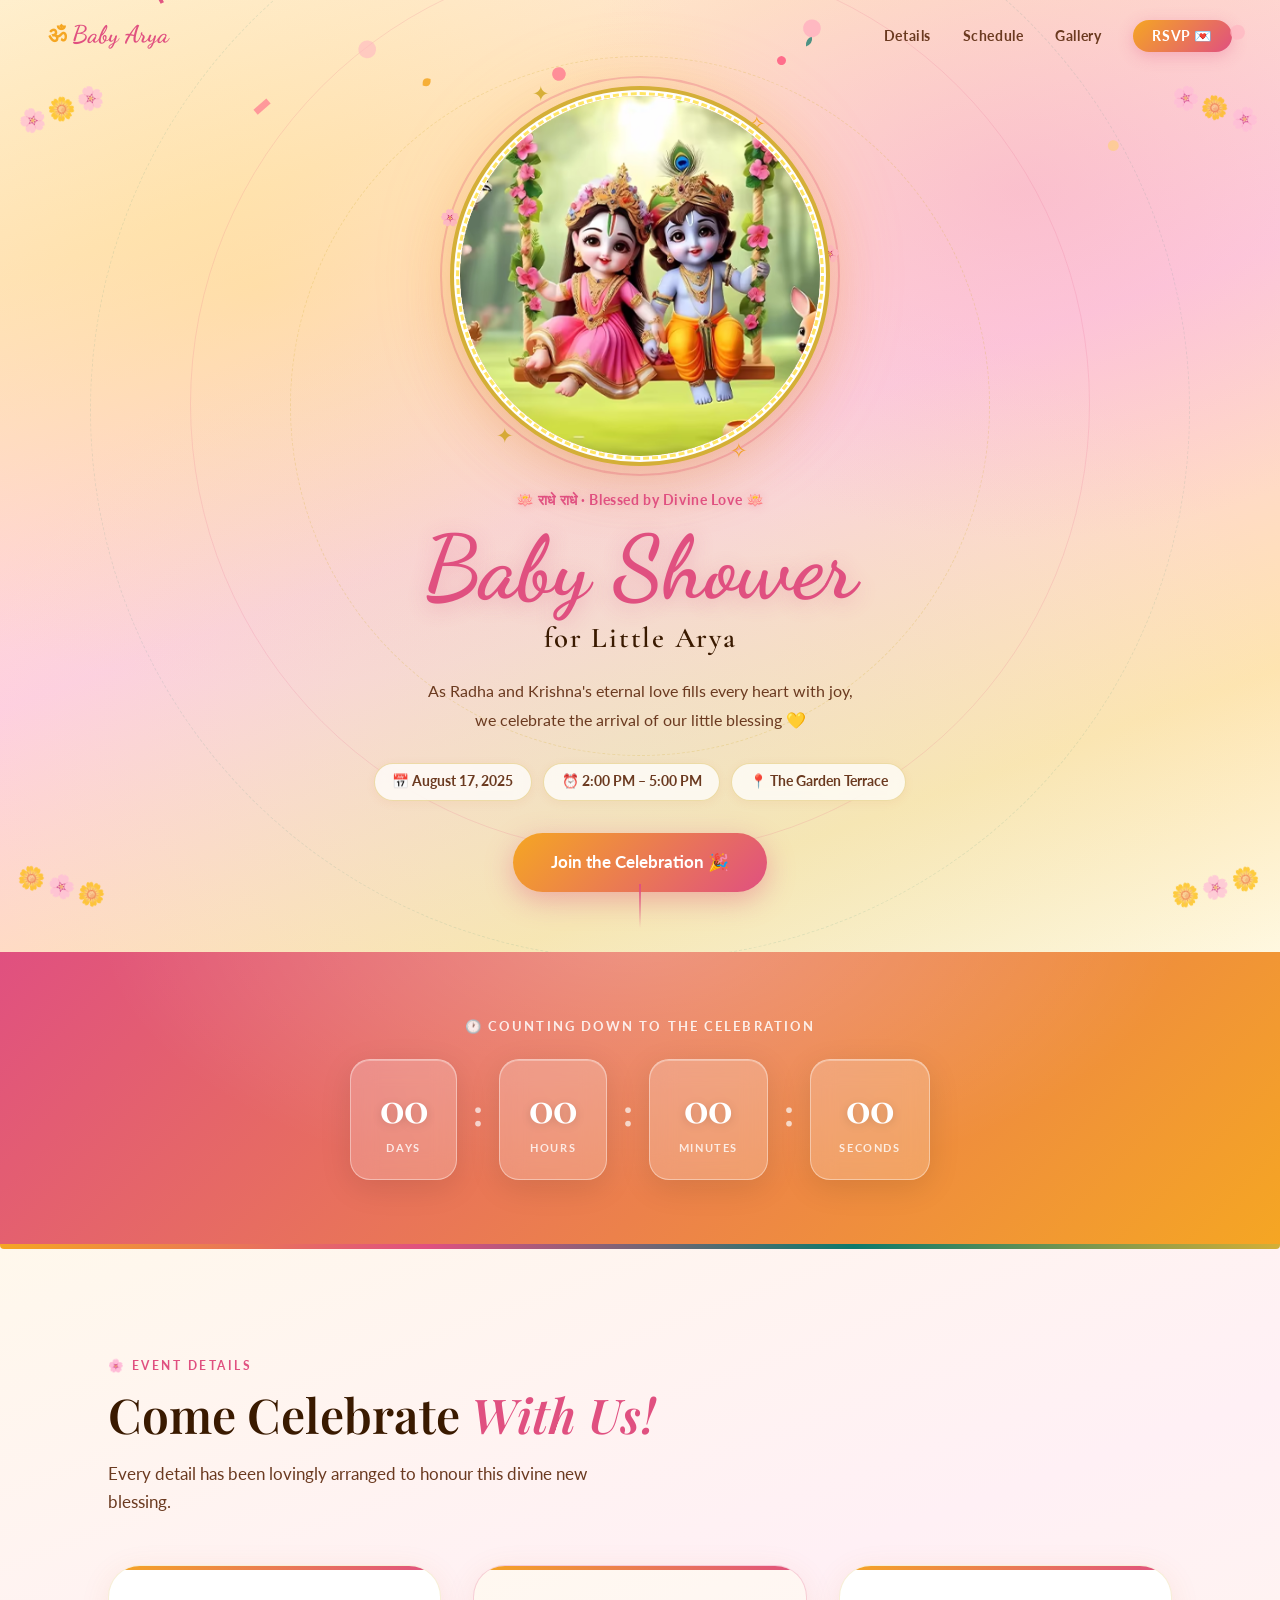
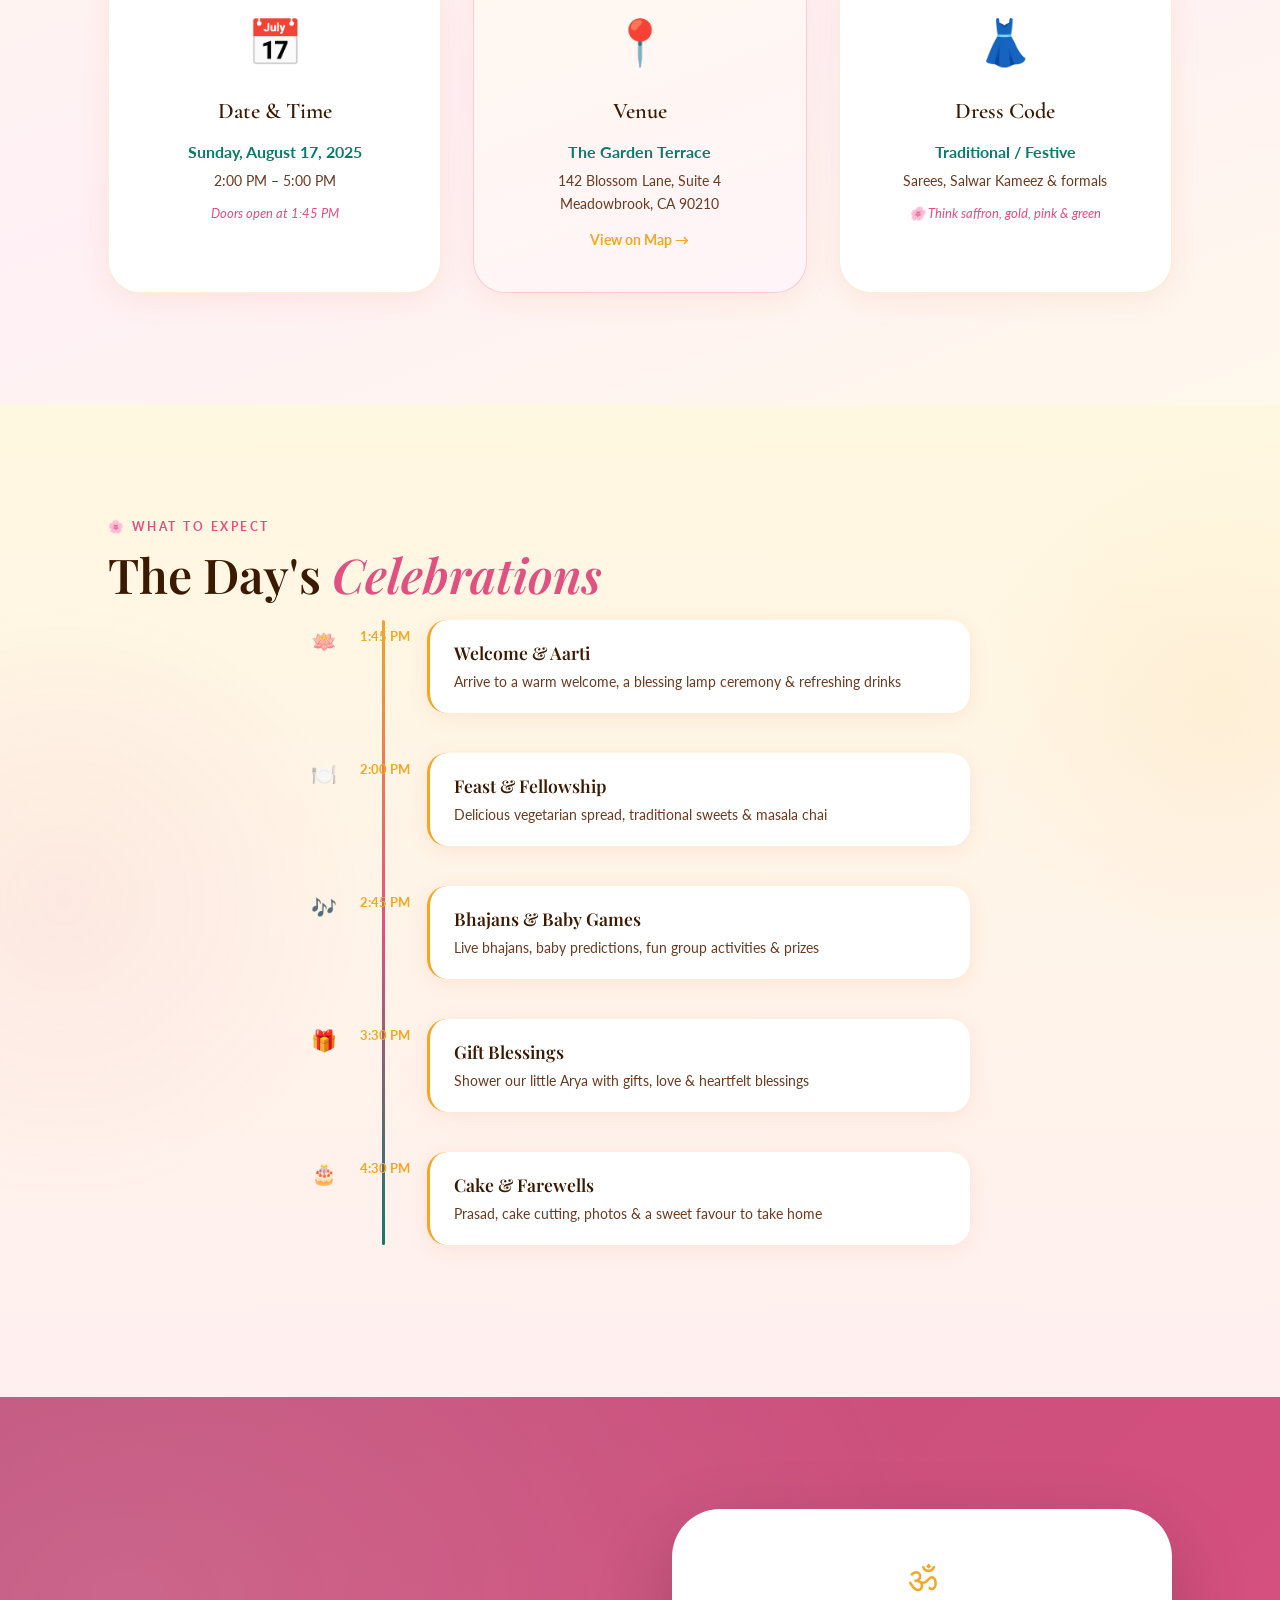
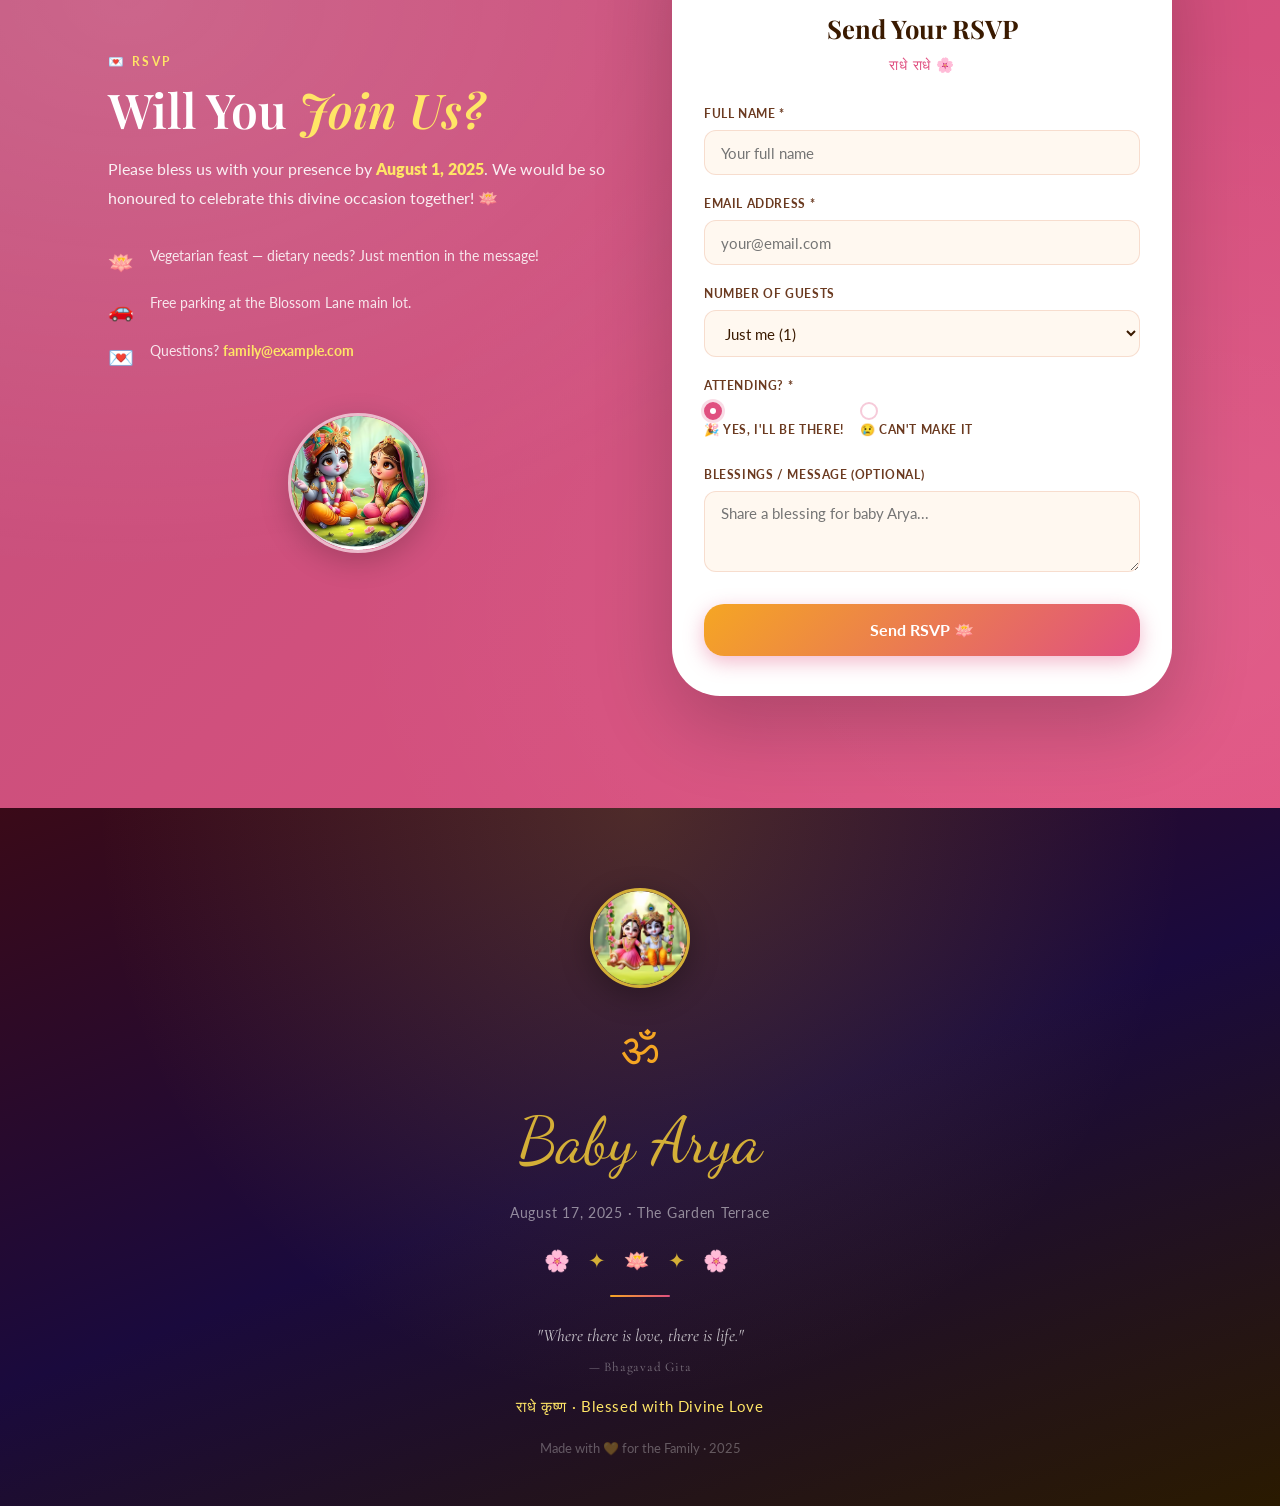
<file: index.html>
<!DOCTYPE html>
<html lang="en">
<head>
  <meta charset="UTF-8"/>
  <meta name="viewport" content="width=device-width, initial-scale=1.0"/>
  <title>Baby Shower — Blessed by Radha Krishna 🪷</title>
  <link rel="preconnect" href="https://fonts.googleapis.com"/>
  <link rel="preconnect" href="https://fonts.gstatic.com" crossorigin/>
  <link href="https://fonts.googleapis.com/css2?family=Cormorant+Garamond:ital,wght@0,400;0,600;0,700;1,400;1,600&family=Playfair+Display:ital,wght@0,600;1,400&family=Dancing+Script:wght@600;700&family=Lato:wght@300;400;700&display=swap" rel="stylesheet"/>
  <link rel="stylesheet" href="css/style.css"/>
</head>
<body>

  <canvas id="confetti-canvas"></canvas>

  <!-- Floating petals -->
  <div class="petals-wrap" aria-hidden="true">
    <span class="petal p1">🌸</span><span class="petal p2">🌼</span>
    <span class="petal p3">🪷</span><span class="petal p4">🌸</span>
    <span class="petal p5">🌼</span><span class="petal p6">🪷</span>
    <span class="petal p7">🌸</span><span class="petal p8">🌼</span>
  </div>

  <!-- ══ NAV ══ -->
  <nav class="nav" id="nav">
    <div class="nav-logo"><span class="nav-om">ॐ</span> Baby Arya</div>
    <ul class="nav-links">
      <li><a href="#details">Details</a></li>
      <li><a href="#schedule">Schedule</a></li>
      <li><a href="#gallery">Gallery</a></li>
      <li><a href="#rsvp" class="nav-cta">RSVP 💌</a></li>
    </ul>
    <button class="nav-burger" id="burger" aria-label="Menu">☰</button>
  </nav>

  <div class="mobile-menu" id="mobileMenu">
    <button class="mobile-close" id="mobileClose">✕</button>
    <ul>
      <li><a href="#details"  class="mob-link">Details</a></li>
      <li><a href="#schedule" class="mob-link">Schedule</a></li>
      <li><a href="#gallery"  class="mob-link">Gallery</a></li>
      <li><a href="#rsvp"     class="mob-link">RSVP 💌</a></li>
    </ul>
  </div>

  <!-- ══ HERO ══ -->
  <section class="hero" id="hero">

    <!-- Background decorative arches / mandala petals -->
    <div class="hero-bg-arch" aria-hidden="true">
      <div class="arch-ring ar1"></div>
      <div class="arch-ring ar2"></div>
      <div class="arch-ring ar3"></div>
    </div>

    <!-- Flower garland corners -->
    <div class="corner-flower cf-tl" aria-hidden="true">🌸🌼🌸</div>
    <div class="corner-flower cf-tr" aria-hidden="true">🌸🌼🌸</div>
    <div class="corner-flower cf-bl" aria-hidden="true">🌼🌸🌼</div>
    <div class="corner-flower cf-br" aria-hidden="true">🌼🌸🌼</div>

    <!-- MAIN: Hero circular image (swing pic) — centre -->
    <div class="hero-center">

      <!-- Glowing halo ring behind image -->
      <div class="hero-halo" aria-hidden="true">
        <div class="halo-ring h1"></div>
        <div class="halo-ring h2"></div>
        <div class="halo-glow"></div>
      </div>

      <!-- The main circular image -->
      <div class="hero-img-wrap float-anim">
        <img src="assets/rk_main.png" alt="Radha Krishna on swing" class="hero-img"/>
        <!-- Gold ring border -->
        <div class="hero-img-ring"></div>
      </div>

      <!-- Decorative sparkles around the image -->
      <span class="sparkle sp1">✦</span>
      <span class="sparkle sp2">✧</span>
      <span class="sparkle sp3">✦</span>
      <span class="sparkle sp4">✧</span>
      <span class="sparkle sp5">🌸</span>
      <span class="sparkle sp6">🌸</span>
    </div>

    <!-- Hero text below the image -->
    <div class="hero-text">
      <p class="hero-eyebrow">🪷 राधे राधे · Blessed by Divine Love 🪷</p>
      <h1 class="hero-title">
        <span class="title-script">Baby Shower</span>
        <span class="title-sub">for Little Arya</span>
      </h1>
      <p class="hero-desc">
        As Radha and Krishna's eternal love fills every heart with joy,<br class="d-none-sm"/>
        we celebrate the arrival of our little blessing 💛
      </p>
      <div class="hero-pills">
        <div class="pill">📅 August 17, 2025</div>
        <div class="pill">⏰ 2:00 PM – 5:00 PM</div>
        <div class="pill">📍 The Garden Terrace</div>
      </div>
      <a href="#rsvp" class="hero-btn">Join the Celebration 🎉</a>
    </div>

    <div class="scroll-hint" aria-hidden="true"><span></span></div>
  </section>

  <!-- ══ COUNTDOWN ══ -->
  <section class="countdown-section">
    <div class="cd-wrap">
      <p class="cd-eyebrow">🕐 Counting Down To The Celebration</p>
      <div class="countdown-grid" id="countdown">
        <div class="count-card">
          <span class="count-num" id="days">00</span>
          <span class="count-label">Days</span>
        </div>
        <div class="count-sep">:</div>
        <div class="count-card">
          <span class="count-num" id="hours">00</span>
          <span class="count-label">Hours</span>
        </div>
        <div class="count-sep">:</div>
        <div class="count-card">
          <span class="count-num" id="minutes">00</span>
          <span class="count-label">Minutes</span>
        </div>
        <div class="count-sep">:</div>
        <div class="count-card">
          <span class="count-num" id="seconds">00</span>
          <span class="count-label">Seconds</span>
        </div>
      </div>
    </div>
  </section>

  <!-- ══ DETAILS ══ -->
  <section class="details-section" id="details">
    <div class="container">
      <p class="section-eyebrow">🌸 Event Details</p>
      <h2 class="section-title">Come Celebrate <em>With Us!</em></h2>
      <p class="section-sub">Every detail has been lovingly arranged to honour this divine new blessing.</p>
      <div class="details-grid">

        <div class="detail-card" data-aos>
          <div class="detail-emoji">📅</div>
          <h3>Date & Time</h3>
          <p class="detail-main">Sunday, August 17, 2025</p>
          <p class="detail-info">2:00 PM – 5:00 PM</p>
          <p class="detail-note">Doors open at 1:45 PM</p>
        </div>

        <div class="detail-card featured-card" data-aos>
          <div class="detail-emoji">📍</div>
          <h3>Venue</h3>
          <p class="detail-main">The Garden Terrace</p>
          <p class="detail-info">142 Blossom Lane, Suite 4</p>
          <p class="detail-info">Meadowbrook, CA 90210</p>
          <a href="https://maps.google.com" target="_blank" class="detail-link">View on Map →</a>
        </div>

        <div class="detail-card" data-aos>
          <div class="detail-emoji">👗</div>
          <h3>Dress Code</h3>
          <p class="detail-main">Traditional / Festive</p>
          <p class="detail-info">Sarees, Salwar Kameez & formals</p>
          <p class="detail-note">🌸 Think saffron, gold, pink & green</p>
        </div>

      </div>
    </div>
  </section>

  <!-- ══ GALLERY: 3 more RK images ══ -->
  <!-- <section class="gallery-section" id="gallery">
    <div class="container">
      <p class="section-eyebrow">✨ Blessed Moments</p>
      <h2 class="section-title">Our <em>Radha Krishna</em> Blessings</h2>
      <div class="gallery-grid">

        <div class="gallery-card" data-aos>
          <div class="gal-img-wrap">
            <img src="assets/rk_forest.png" alt="Baby Radha Krishna in forest" class="gal-img"/>
            <div class="gal-ring"></div>
          </div>
          <div class="gal-label">🌿 Divine Childhood</div>
        </div>

        <div class="gallery-card gallery-card-large" data-aos>
          <div class="gal-img-wrap large">
            <img src="assets/rk_holi.png" alt="Holi celebration" class="gal-img"/>
            <div class="gal-ring"></div>
          </div>
          <div class="gal-label">🌈 Love & Colours</div>
        </div>

        <div class="gallery-card" data-aos>
          <div class="gal-img-wrap">
            <img src="assets/rk_mother.png" alt="Mother with baby Krishna" class="gal-img"/>
            <div class="gal-ring"></div>
          </div>
          <div class="gal-label">💛 Mother's Love</div>
        </div>

      </div>
      <p class="gallery-blessing">
        <span class="devanagari" style="font-size:1.4rem;color:#C0507A">राधे कृष्ण</span>
        &nbsp;· May their divine love bless our little one always 🪷
      </p>
    </div>
  </section> -->

  <!-- ══ SCHEDULE ══ -->
  <section class="schedule-section" id="schedule">
    <div class="sched-bg" aria-hidden="true"></div>
    <div class="container">
      <p class="section-eyebrow">🌸 What To Expect</p>
      <h2 class="section-title">The Day's <em>Celebrations</em></h2>
      <div class="timeline">
        <div class="tl-item" data-aos>
          <div class="tl-icon">🪷</div>
          <div class="tl-time">1:45 PM</div>
          <div class="tl-card">
            <h4>Welcome & Aarti</h4>
            <p>Arrive to a warm welcome, a blessing lamp ceremony & refreshing drinks</p>
          </div>
        </div>
        <div class="tl-item" data-aos>
          <div class="tl-icon">🍽️</div>
          <div class="tl-time">2:00 PM</div>
          <div class="tl-card">
            <h4>Feast & Fellowship</h4>
            <p>Delicious vegetarian spread, traditional sweets & masala chai</p>
          </div>
        </div>
        <div class="tl-item" data-aos>
          <div class="tl-icon">🎶</div>
          <div class="tl-time">2:45 PM</div>
          <div class="tl-card">
            <h4>Bhajans & Baby Games</h4>
            <p>Live bhajans, baby predictions, fun group activities & prizes</p>
          </div>
        </div>
        <div class="tl-item" data-aos>
          <div class="tl-icon">🎁</div>
          <div class="tl-time">3:30 PM</div>
          <div class="tl-card">
            <h4>Gift Blessings</h4>
            <p>Shower our little Arya with gifts, love & heartfelt blessings</p>
          </div>
        </div>
        <div class="tl-item" data-aos>
          <div class="tl-icon">🎂</div>
          <div class="tl-time">4:30 PM</div>
          <div class="tl-card">
            <h4>Cake & Farewells</h4>
            <p>Prasad, cake cutting, photos & a sweet favour to take home</p>
          </div>
        </div>
      </div>
    </div>
  </section>

  <!-- ══ RSVP ══ -->
  <section class="rsvp-section" id="rsvp">
    <div class="rsvp-bg-deco" aria-hidden="true"></div>
    <div class="container rsvp-inner">

      <div class="rsvp-left" data-aos>
        <p class="section-eyebrow light">💌 RSVP</p>
        <h2 class="section-title light">Will You <em>Join Us?</em></h2>
        <p class="rsvp-desc">Please bless us with your presence by <strong>August 1, 2025</strong>. We would be so honoured to celebrate this divine occasion together! 🪷</p>
        <div class="rsvp-info-list">
          <div class="rsvp-info-row"><span>🪷</span><p>Vegetarian feast — dietary needs? Just mention in the message!</p></div>
          <div class="rsvp-info-row"><span>🚗</span><p>Free parking at the Blossom Lane main lot.</p></div>
          <div class="rsvp-info-row"><span>💌</span><p>Questions? <a href="mailto:family@example.com">family@example.com</a></p></div>
        </div>
        <!-- Small RK image in RSVP -->
        <div class="rsvp-mini-img">
          <img src="assets/rk_forest.png" alt="Radha Krishna" class="rsvp-mini"/>
        </div>
      </div>

      <div class="rsvp-right" data-aos>
        <div class="rsvp-card">
          <div class="rsvp-card-top">
            <span class="rsvp-om">ॐ</span>
            <h3>Send Your RSVP</h3>
            <p class="rsvp-card-sub">राधे राधे 🌸</p>
          </div>
          <div id="rsvp-form-wrap">
            <div class="form-group">
              <label for="rsvp-name">Full Name *</label>
              <input type="text" id="rsvp-name" placeholder="Your full name" required/>
            </div>
            <div class="form-group">
              <label for="rsvp-email">Email Address *</label>
              <input type="email" id="rsvp-email" placeholder="your@email.com" required/>
            </div>
            <div class="form-group">
              <label for="rsvp-guests">Number of Guests</label>
              <select id="rsvp-guests">
                <option value="1">Just me (1)</option>
                <option value="2">2 guests</option>
                <option value="3">3 guests</option>
                <option value="4">4 guests</option>
              </select>
            </div>
            <div class="form-group radio-group">
              <label>Attending? *</label>
              <div class="radio-row">
                <label class="radio-opt">
                  <input type="radio" name="attending" value="yes" checked/>
                  <span class="radio-custom"></span>
                  <span>🎉 Yes, I'll be there!</span>
                </label>
                <label class="radio-opt">
                  <input type="radio" name="attending" value="no"/>
                  <span class="radio-custom"></span>
                  <span>😢 Can't make it</span>
                </label>
              </div>
            </div>
            <div class="form-group">
              <label for="rsvp-msg">Blessings / Message (optional)</label>
              <textarea id="rsvp-msg" rows="3" placeholder="Share a blessing for baby Arya..."></textarea>
            </div>
            <button class="rsvp-submit" id="rsvp-btn">
              <span id="rsvp-btn-text">Send RSVP 🪷</span>
            </button>
          </div>
          <div class="rsvp-success" id="rsvp-success" style="display:none">
            <div class="success-icon">🎊</div>
            <h3>Jai Shri Krishna!</h3>
            <p>Thank you for your blessings! We are so excited to celebrate with you on August 17th! 🪷</p>
          </div>
        </div>
      </div>
    </div>
  </section>

  <!-- ══ FOOTER ══ -->
  <footer class="footer">
    <div class="footer-inner">
      <div class="footer-imgs" aria-hidden="true">
        <img src="assets/rk_main.png" alt="" class="ft-img"/>
      </div>
      <div class="footer-om">ॐ</div>
      <div class="footer-title">Baby Arya</div>
      <p class="footer-date">August 17, 2025 · The Garden Terrace</p>
      <div class="footer-lotuses">🌸 ✦ 🪷 ✦ 🌸</div>
      <div class="footer-divider"></div>
      <p class="footer-quote">
        "Where there is love, there is life."
        <span>— Bhagavad Gita</span>
      </p>
      <p class="footer-devanagari">राधे कृष्ण · Blessed with Divine Love</p>
      <p class="footer-copy">Made with 💛 for the Family · 2025</p>
    </div>
  </footer>

  <script src="js/main.js"></script>
</body>
</html>
</file>
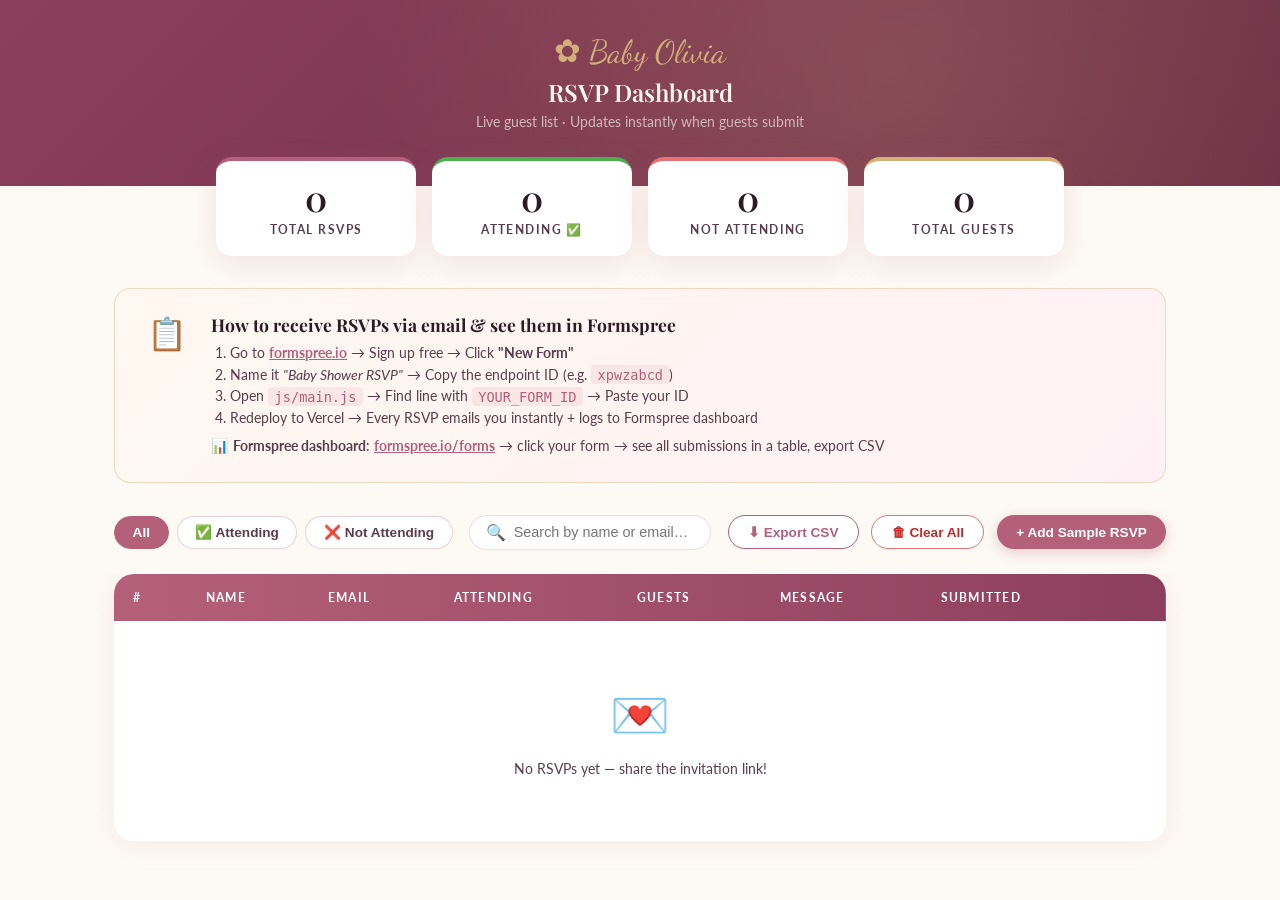
<file: admin.html>
<!DOCTYPE html>
<html lang="en">
<head>
  <meta charset="UTF-8" />
  <meta name="viewport" content="width=device-width, initial-scale=1.0" />
  <title>RSVP Dashboard — Baby Olivia</title>
  <link rel="preconnect" href="https://fonts.googleapis.com" />
  <link href="https://fonts.googleapis.com/css2?family=Playfair+Display:wght@400;600&family=Lato:wght@300;400;700&family=Dancing+Script:wght@600&display=swap" rel="stylesheet" />
  <style>
    :root {
      --rose:#B5607A; --rose-dark:#8C3F5B; --blush:#F9E4EE;
      --lav:#C8B4D4; --gold:#D4AF7A; --ivory:#FDFAF5;
      --ink:#2D1B26; --ink-soft:#5A3D4A; --white:#fff;
      --ff-d:'Playfair Display',serif; --ff-s:'Dancing Script',cursive; --ff-b:'Lato',sans-serif;
    }
    *,*::before,*::after{box-sizing:border-box;margin:0;padding:0}
    body{font-family:var(--ff-b);background:var(--ivory);color:var(--ink);min-height:100vh}

    /* ── HEADER ── */
    .dash-header{
      background:linear-gradient(135deg,var(--rose-dark),#6B2D45);
      padding:2rem 2rem 3.5rem;
      text-align:center;
      position:relative;
      overflow:hidden;
    }
    .dash-header::before{
      content:'';position:absolute;inset:0;
      background:radial-gradient(circle at 70% 40%,rgba(212,175,122,.2),transparent 60%);
    }
    .dash-logo{font-family:var(--ff-s);font-size:2rem;color:var(--gold);margin-bottom:.3rem}
    .dash-title{font-family:var(--ff-d);font-size:1.5rem;color:white;font-weight:600}
    .dash-sub{color:rgba(255,255,255,.65);font-size:.9rem;margin-top:.3rem}

    /* ── STATS STRIP ── */
    .stats-strip{
      display:flex;flex-wrap:wrap;gap:1rem;justify-content:center;
      padding:0 1.5rem;
      margin-top:-1.8rem;
      position:relative;z-index:2;
      margin-bottom:2rem;
    }
    .stat-card{
      background:white;border-radius:16px;padding:1.2rem 2rem;text-align:center;
      box-shadow:0 8px 30px rgba(181,96,122,.15);
      border-top:4px solid var(--rose);
      min-width:140px;flex:1;max-width:200px;
    }
    .stat-card.green{border-color:#4caf50}
    .stat-card.red{border-color:#e57373}
    .stat-card.gold{border-color:var(--gold)}
    .stat-num{font-family:var(--ff-d);font-size:2.2rem;font-weight:600;color:var(--ink);line-height:1}
    .stat-label{font-size:.75rem;text-transform:uppercase;letter-spacing:.12em;color:var(--ink-soft);margin-top:.4rem;font-weight:700}

    /* ── CONTROLS ── */
    .controls{
      max-width:1100px;margin:0 auto;
      padding:0 1.5rem 1.5rem;
      display:flex;flex-wrap:wrap;gap:1rem;align-items:center;justify-content:space-between;
    }
    .filter-tabs{display:flex;gap:.5rem;flex-wrap:wrap}
    .tab{
      padding:.45rem 1.1rem;border-radius:999px;border:1.5px solid rgba(181,96,122,.3);
      font-size:.85rem;font-weight:700;cursor:pointer;background:white;
      color:var(--ink-soft);transition:.2s;
    }
    .tab:hover,.tab.active{background:var(--rose);color:white;border-color:var(--rose)}
    .search-box{
      display:flex;align-items:center;gap:.5rem;
      background:white;border:1.5px solid rgba(181,96,122,.2);
      border-radius:999px;padding:.4rem 1rem;
    }
    .search-box input{border:none;outline:none;font-size:.9rem;background:transparent;width:180px;color:var(--ink)}
    .search-box span{color:var(--ink-soft);font-size:1rem}

    .actions{display:flex;gap:.8rem;flex-wrap:wrap}
    .btn{
      padding:.5rem 1.2rem;border-radius:999px;border:none;cursor:pointer;
      font-size:.85rem;font-weight:700;transition:.2s;
    }
    .btn-primary{background:var(--rose);color:white;box-shadow:0 4px 14px rgba(181,96,122,.3)}
    .btn-primary:hover{background:var(--rose-dark)}
    .btn-outline{background:white;color:var(--rose);border:1.5px solid var(--rose)}
    .btn-outline:hover{background:var(--blush)}

    /* ── TABLE ── */
    .table-wrap{max-width:1100px;margin:0 auto;padding:0 1.5rem 3rem;overflow-x:auto}
    table{width:100%;border-collapse:collapse;background:white;border-radius:20px;overflow:hidden;box-shadow:0 4px 30px rgba(181,96,122,.1)}
    thead tr{background:linear-gradient(90deg,var(--rose),var(--rose-dark))}
    thead th{
      padding:1rem 1.2rem;text-align:left;font-size:.78rem;
      text-transform:uppercase;letter-spacing:.1em;color:white;font-weight:700;
    }
    tbody tr{border-bottom:1px solid rgba(181,96,122,.08);transition:.2s}
    tbody tr:hover{background:rgba(249,228,238,.5)}
    tbody tr:last-child{border-bottom:none}
    td{padding:.9rem 1.2rem;font-size:.9rem;color:var(--ink-soft);vertical-align:top}
    td.name{font-weight:700;color:var(--ink)}
    td.email a{color:var(--rose);text-decoration:none}
    td.email a:hover{text-decoration:underline}

    .badge{
      display:inline-flex;align-items:center;gap:.3rem;
      padding:.25rem .8rem;border-radius:999px;font-size:.78rem;font-weight:700;
    }
    .badge-yes{background:#e8f5e9;color:#2e7d32}
    .badge-no {background:#fce4ec;color:#c62828}

    .msg-cell{max-width:220px;white-space:nowrap;overflow:hidden;text-overflow:ellipsis;cursor:pointer}
    .msg-cell:hover{white-space:normal;overflow:visible;background:rgba(249,228,238,.9);position:relative;z-index:5;border-radius:8px;padding:.5rem}

    .ts{font-size:.78rem;color:#aaa}
    .no-data{text-align:center;padding:4rem;color:var(--ink-soft)}
    .no-data-icon{font-size:3rem;margin-bottom:1rem}

    /* ── FORMSPREE CALLOUT ── */
    .callout{
      max-width:1100px;margin:0 auto 2rem;padding:0 1.5rem;
    }
    .callout-inner{
      background:linear-gradient(135deg,#fff8f0,#fff0f5);
      border:1.5px solid rgba(212,175,122,.4);
      border-radius:16px;padding:1.5rem 2rem;
      display:flex;gap:1.5rem;align-items:flex-start;flex-wrap:wrap;
    }
    .callout-icon{font-size:2rem;flex-shrink:0}
    .callout h4{font-family:var(--ff-d);font-size:1.1rem;color:var(--ink);margin-bottom:.4rem}
    .callout p{font-size:.88rem;color:var(--ink-soft);line-height:1.7}
    .callout code{background:rgba(181,96,122,.1);color:var(--rose);padding:.1rem .4rem;border-radius:4px;font-size:.85rem}
    .callout ol{padding-left:1.2rem;margin-top:.5rem}
    .callout ol li{margin-bottom:.3rem;font-size:.88rem;color:var(--ink-soft)}
    .callout a{color:var(--rose);font-weight:700}

    /* ── FORMSPREE EMBED ── */
    .fs-embed-wrap{max-width:1100px;margin:0 auto 2rem;padding:0 1.5rem}
    .fs-embed-inner{
      background:white;border-radius:16px;padding:1.5rem 2rem;
      box-shadow:0 4px 20px rgba(181,96,122,.1);
    }
    .fs-embed-inner h4{font-family:var(--ff-d);font-size:1.1rem;color:var(--ink);margin-bottom:1rem}
    .fs-input-row{display:flex;gap:1rem;flex-wrap:wrap;margin-bottom:1rem}
    .fs-field{flex:1;min-width:200px}
    .fs-field label{display:block;font-size:.78rem;font-weight:700;letter-spacing:.06em;text-transform:uppercase;color:var(--ink-soft);margin-bottom:.4rem}
    .fs-field input{width:100%;padding:.7rem 1rem;border:1.5px solid rgba(181,96,122,.2);border-radius:8px;font-size:.9rem;outline:none;transition:.2s}
    .fs-field input:focus{border-color:var(--rose);box-shadow:0 0 0 3px rgba(181,96,122,.12)}

    /* ── MODAL ── */
    .modal-bg{position:fixed;inset:0;background:rgba(45,27,38,.5);z-index:100;display:none;align-items:center;justify-content:center;backdrop-filter:blur(4px)}
    .modal-bg.open{display:flex}
    .modal{background:white;border-radius:24px;padding:2rem;max-width:480px;width:90%;box-shadow:0 30px 80px rgba(0,0,0,.3)}
    .modal h3{font-family:var(--ff-d);font-size:1.4rem;color:var(--ink);margin-bottom:1rem}
    .modal-row{display:flex;gap:.5rem;margin-bottom:.7rem;font-size:.9rem}
    .modal-label{font-weight:700;color:var(--rose);min-width:80px}
    .modal-val{color:var(--ink-soft)}
    .modal-close{margin-top:1.5rem;width:100%;padding:.8rem;background:var(--rose);color:white;border:none;border-radius:999px;font-weight:700;cursor:pointer;font-size:1rem}

    /* ── TOAST ── */
    .toast{
      position:fixed;bottom:2rem;right:2rem;z-index:200;
      background:var(--ink);color:white;padding:.8rem 1.5rem;
      border-radius:999px;font-size:.9rem;font-weight:600;
      opacity:0;transform:translateY(20px);transition:.3s;pointer-events:none;
    }
    .toast.show{opacity:1;transform:translateY(0)}

    @media(max-width:640px){
      .stat-card{min-width:120px;padding:1rem}
      .stat-num{font-size:1.8rem}
      .controls{flex-direction:column;align-items:stretch}
      thead th:nth-child(4),td:nth-child(4),
      thead th:nth-child(5),td:nth-child(5){display:none}
    }
  </style>
</head>
<body>

<div class="dash-header">
  <div class="dash-logo">✿ Baby Olivia</div>
  <div class="dash-title">RSVP Dashboard</div>
  <div class="dash-sub">Live guest list · Updates instantly when guests submit</div>
</div>

<!-- Stats -->
<div class="stats-strip" id="statsStrip">
  <div class="stat-card"><span class="stat-num" id="statTotal">0</span><div class="stat-label">Total RSVPs</div></div>
  <div class="stat-card green"><span class="stat-num" id="statYes">0</span><div class="stat-label">Attending ✅</div></div>
  <div class="stat-card red"><span class="stat-num" id="statNo">0</span><div class="stat-label">Not Attending</div></div>
  <div class="stat-card gold"><span class="stat-num" id="statGuests">0</span><div class="stat-label">Total Guests</div></div>
</div>

<!-- Formspree instructions callout -->
<div class="callout">
  <div class="callout-inner">
    <div class="callout-icon">📋</div>
    <div>
      <h4>How to receive RSVPs via email &amp; see them in Formspree</h4>
      <ol>
        <li>Go to <a href="https://formspree.io" target="_blank">formspree.io</a> → Sign up free → Click <strong>"New Form"</strong></li>
        <li>Name it <em>"Baby Shower RSVP"</em> → Copy the endpoint ID (e.g. <code>xpwzabcd</code>)</li>
        <li>Open <code>js/main.js</code> → Find line with <code>YOUR_FORM_ID</code> → Paste your ID</li>
        <li>Redeploy to Vercel → Every RSVP emails you instantly + logs to Formspree dashboard</li>
      </ol>
      <p style="margin-top:.5rem">📊 <strong>Formspree dashboard</strong>: <a href="https://formspree.io/forms" target="_blank">formspree.io/forms</a> → click your form → see all submissions in a table, export CSV</p>
    </div>
  </div>
</div>

<!-- Controls -->
<div class="controls">
  <div style="display:flex;gap:1rem;flex-wrap:wrap;align-items:center">
    <div class="filter-tabs">
      <button class="tab active" onclick="setFilter('all',this)">All</button>
      <button class="tab" onclick="setFilter('yes',this)">✅ Attending</button>
      <button class="tab" onclick="setFilter('no',this)">❌ Not Attending</button>
    </div>
    <div class="search-box">
      <span>🔍</span>
      <input type="text" id="searchInput" placeholder="Search by name or email…" oninput="renderTable()" />
    </div>
  </div>
  <div class="actions">
    <button class="btn btn-outline" onclick="exportCSV()">⬇ Export CSV</button>
    <button class="btn btn-outline" onclick="clearAll()" style="border-color:#e57373;color:#c62828">🗑 Clear All</button>
    <button class="btn btn-primary" onclick="addSampleData()">+ Add Sample RSVP</button>
  </div>
</div>

<!-- Table -->
<div class="table-wrap">
  <table>
    <thead>
      <tr>
        <th>#</th>
        <th>Name</th>
        <th>Email</th>
        <th>Attending</th>
        <th>Guests</th>
        <th>Message</th>
        <th>Submitted</th>
        <th></th>
      </tr>
    </thead>
    <tbody id="rsvpTableBody">
      <tr><td colspan="8" class="no-data"><div class="no-data-icon">💌</div><p>No RSVPs yet — share the invitation link!</p></td></tr>
    </tbody>
  </table>
</div>

<!-- Row detail modal -->
<div class="modal-bg" id="modalBg" onclick="closeModal(event)">
  <div class="modal">
    <h3 id="modalName">Guest Details</h3>
    <div class="modal-row"><div class="modal-label">Email</div><div class="modal-val" id="mEmail"></div></div>
    <div class="modal-row"><div class="modal-label">Attending</div><div class="modal-val" id="mAttending"></div></div>
    <div class="modal-row"><div class="modal-label">Guests</div><div class="modal-val" id="mGuests"></div></div>
    <div class="modal-row"><div class="modal-label">Message</div><div class="modal-val" id="mMessage"></div></div>
    <div class="modal-row"><div class="modal-label">Time</div><div class="modal-val" id="mTime"></div></div>
    <button class="modal-close" onclick="document.getElementById('modalBg').classList.remove('open')">Close</button>
  </div>
</div>

<!-- Toast -->
<div class="toast" id="toast"></div>

<script>
// ── DATA ────────────────────────────────────────────
const STORAGE_KEY = 'baby_shower_rsvps';
let allRsvps = [];
let currentFilter = 'all';

function load() {
  try { allRsvps = JSON.parse(localStorage.getItem(STORAGE_KEY) || '[]'); }
  catch(e) { allRsvps = []; }
}

function save() {
  try { localStorage.setItem(STORAGE_KEY, JSON.stringify(allRsvps)); }
  catch(e) {}
}

// ── STATS ────────────────────────────────────────────
function updateStats() {
  const yes      = allRsvps.filter(r => r.attending === 'yes');
  const no       = allRsvps.filter(r => r.attending === 'no');
  const guestSum = allRsvps.filter(r => r.attending === 'yes')
                           .reduce((s, r) => s + parseInt(r.guests || 1, 10), 0);
  document.getElementById('statTotal').textContent  = allRsvps.length;
  document.getElementById('statYes').textContent    = yes.length;
  document.getElementById('statNo').textContent     = no.length;
  document.getElementById('statGuests').textContent = guestSum;
}

// ── FILTER + SEARCH ───────────────────────────────────
function setFilter(f, btn) {
  currentFilter = f;
  document.querySelectorAll('.tab').forEach(t => t.classList.remove('active'));
  btn.classList.add('active');
  renderTable();
}

function filteredList() {
  const q = (document.getElementById('searchInput').value || '').toLowerCase();
  return allRsvps.filter(r => {
    const matchFilter = currentFilter === 'all' || r.attending === currentFilter;
    const matchSearch = !q || r.name.toLowerCase().includes(q) || r.email.toLowerCase().includes(q);
    return matchFilter && matchSearch;
  });
}

// ── RENDER TABLE ──────────────────────────────────────
function renderTable() {
  updateStats();
  const list = filteredList();
  const body = document.getElementById('rsvpTableBody');

  if (!list.length) {
    body.innerHTML = `<tr><td colspan="8" class="no-data">
      <div class="no-data-icon">${allRsvps.length ? '🔍' : '💌'}</div>
      <p>${allRsvps.length ? 'No results match your search.' : 'No RSVPs yet — share the invitation link!'}</p>
    </td></tr>`;
    return;
  }

  body.innerHTML = list.map((r, i) => {
    const idx  = allRsvps.indexOf(r) + 1;
    const date = r.ts ? new Date(r.ts).toLocaleDateString('en-US',{month:'short',day:'numeric',hour:'2-digit',minute:'2-digit'}) : '—';
    const badge = r.attending === 'yes'
      ? '<span class="badge badge-yes">✅ Attending</span>'
      : '<span class="badge badge-no">❌ Not attending</span>';
    const msg = r.message ? r.message.slice(0, 50) + (r.message.length > 50 ? '…' : '') : '<em style="opacity:.4">—</em>';
    return `<tr>
      <td class="ts">${idx}</td>
      <td class="name">${esc(r.name)}</td>
      <td class="email"><a href="mailto:${esc(r.email)}">${esc(r.email)}</a></td>
      <td>${badge}</td>
      <td>${r.guests || 1}</td>
      <td class="msg-cell" title="${esc(r.message || '')}">${msg}</td>
      <td class="ts">${date}</td>
      <td><button class="btn btn-outline" style="padding:.3rem .8rem;font-size:.8rem" onclick="openModal(${allRsvps.indexOf(r)})">View</button></td>
    </tr>`;
  }).join('');
}

function esc(s) {
  return String(s || '').replace(/&/g,'&amp;').replace(/</g,'&lt;').replace(/>/g,'&gt;').replace(/"/g,'&quot;');
}

// ── MODAL ─────────────────────────────────────────────
function openModal(i) {
  const r = allRsvps[i];
  if (!r) return;
  document.getElementById('modalName').textContent     = r.name;
  document.getElementById('mEmail').textContent        = r.email;
  document.getElementById('mAttending').textContent    = r.attending === 'yes' ? '✅ Attending' : '❌ Not attending';
  document.getElementById('mGuests').textContent       = r.guests || 1;
  document.getElementById('mMessage').textContent      = r.message || '(no message)';
  document.getElementById('mTime').textContent         = r.ts ? new Date(r.ts).toLocaleString() : '—';
  document.getElementById('modalBg').classList.add('open');
}
function closeModal(e) {
  if (e.target === document.getElementById('modalBg'))
    document.getElementById('modalBg').classList.remove('open');
}

// ── EXPORT CSV ────────────────────────────────────────
function exportCSV() {
  if (!allRsvps.length) { showToast('No RSVPs to export yet.'); return; }
  const headers = ['#','Name','Email','Attending','Guests','Message','Submitted'];
  const rows = allRsvps.map((r, i) => [
    i + 1,
    `"${(r.name||'').replace(/"/g,'""')}"`,
    r.email,
    r.attending === 'yes' ? 'Yes' : 'No',
    r.guests || 1,
    `"${(r.message||'').replace(/"/g,'""')}"`,
    r.ts ? new Date(r.ts).toLocaleString() : '',
  ].join(','));
  const csv  = [headers.join(','), ...rows].join('\n');
  const blob = new Blob([csv], { type: 'text/csv' });
  const url  = URL.createObjectURL(blob);
  const a    = document.createElement('a');
  a.href = url; a.download = 'baby_shower_rsvps.csv'; a.click();
  URL.revokeObjectURL(url);
  showToast('✅ CSV downloaded!');
}

// ── SAMPLE DATA ───────────────────────────────────────
function addSampleData() {
  const samples = [
    { name:'Emma Wilson',    email:'emma@example.com',   attending:'yes', guests:'2', message:'So excited! 💕',                ts: new Date(Date.now()-86400000*2).toISOString() },
    { name:'James & Lucy',   email:'jl@example.com',     attending:'yes', guests:'2', message:'We\'ll bring the cake!',          ts: new Date(Date.now()-86400000).toISOString() },
    { name:'Rachel Green',   email:'rachel@example.com', attending:'no',  guests:'1', message:'So sorry, I have a work trip 😢', ts: new Date(Date.now()-3600000).toISOString() },
    { name:'Priya Sharma',   email:'priya@example.com',  attending:'yes', guests:'1', message:'',                                ts: new Date().toISOString() },
  ];
  allRsvps = [...samples, ...allRsvps];
  save(); renderTable();
  showToast('✅ Sample RSVPs added!');
}

// ── CLEAR ─────────────────────────────────────────────
function clearAll() {
  if (!confirm('Delete all RSVP data from this browser? This cannot be undone.')) return;
  allRsvps = []; save(); renderTable();
  showToast('🗑 All local RSVPs cleared.');
}

// ── TOAST ─────────────────────────────────────────────
function showToast(msg) {
  const t = document.getElementById('toast');
  t.textContent = msg;
  t.classList.add('show');
  setTimeout(() => t.classList.remove('show'), 3000);
}

// ── POLL FOR NEW RSVPS ────────────────────────────────
// Polls every 10s in case the invitation is open in another tab
let lastCount = 0;
setInterval(() => {
  const prev = allRsvps.length;
  load();
  if (allRsvps.length > prev) { renderTable(); showToast(`🎉 ${allRsvps.length - prev} new RSVP!`); }
}, 10000);

// ── INIT ──────────────────────────────────────────────
load();
renderTable();
</script>
</body>
</html>
</file>
<file: css/style.css>
/* ══════════════════════════════════════════════
   RADHA KRISHNA BABY SHOWER — WARM BRIGHT THEME
   Palette: Saffron · Gold · Lotus Pink · Teal · Ivory Cream
   ══════════════════════════════════════════════ */

:root {
  --saffron:    #F5A623;
  --saffron-lt: #FFD166;
  --gold:       #D4AF37;
  --gold-lt:    #FFE566;
  --lotus:      #E05080;
  --lotus-lt:   #F8A0C0;
  --pink:       #FF6B8A;
  --teal:       #0D7A6B;
  --teal-lt:    #2DC4AD;
  --green:      #2D7A3A;
  --peach:      #FFECD2;
  --cream:      #FFF8F0;
  --ivory:      #FFFDF5;
  --warm-white: #FFF9F0;
  --ink:        #3A1A00;
  --ink-soft:   #6B3A20;
  --white:      #FFFFFF;

  --ff-display: 'Cormorant Garamond', Georgia, serif;
  --ff-script:  'Dancing Script', cursive;
  --ff-play:    'Playfair Display', Georgia, serif;
  --ff-body:    'Lato', sans-serif;

  --r-sm: 12px;
  --r-md: 20px;
  --r-lg: 32px;
  --r-xl: 48px;
  --r-full: 999px;
}

/* ── RESET ── */
*, *::before, *::after { box-sizing: border-box; margin: 0; padding: 0; }
html { scroll-behavior: smooth; }
body { font-family: var(--ff-body); background: var(--ivory); color: var(--ink); overflow-x: hidden; line-height: 1.6; }
img { max-width: 100%; display: block; }
a { text-decoration: none; color: inherit; }
ul { list-style: none; }
input, select, textarea, button { font-family: inherit; }

/* ── CANVAS ── */
#confetti-canvas { position: fixed; top: 0; left: 0; width: 100%; height: 100%; pointer-events: none; z-index: 9999; }

/* ── PETALS ── */
.petals-wrap { position: fixed; inset: 0; pointer-events: none; z-index: 0; overflow: hidden; }
.petal { position: absolute; font-size: 1.2rem; animation: petalFall linear infinite; opacity: 0.65; }
.p1{left: 4%;animation-duration:13s;animation-delay: 0s;}
.p2{left:14%;animation-duration:10s;animation-delay:-4s;}
.p3{left:26%;animation-duration:15s;animation-delay:-2s;}
.p4{left:40%;animation-duration:11s;animation-delay:-7s;}
.p5{left:55%;animation-duration:14s;animation-delay:-1s;}
.p6{left:68%;animation-duration:12s;animation-delay:-5s;}
.p7{left:80%;animation-duration:16s;animation-delay:-3s;}
.p8{left:92%;animation-duration: 9s;animation-delay:-6s;}
@keyframes petalFall {
  0%  { transform: translateY(-50px) rotate(0deg);    opacity:0;    }
  8%  { opacity:0.65; }
  92% { opacity:0.4; }
  100%{ transform: translateY(110vh) rotate(400deg) translateX(20px); opacity:0; }
}

/* ── HELPERS ── */
.container { max-width: 1160px; margin: 0 auto; padding: 0 clamp(1rem,5vw,3rem); }
.section-eyebrow { font-size:.78rem; font-weight:700; letter-spacing:.2em; text-transform:uppercase; color:var(--lotus); margin-bottom:.6rem; }
.section-eyebrow.light { color:var(--gold-lt); }
.section-title { font-family:var(--ff-play); font-size:clamp(2rem,4vw,3rem); font-weight:600; color:var(--ink); line-height:1.2; margin-bottom:1rem; }
.section-title em { color:var(--lotus); font-style:italic; }
.section-title.light { color:white; }
.section-title.light em { color:var(--gold-lt); }
.section-sub { color:var(--ink-soft); max-width:540px; margin-bottom:3rem; font-size:1.05rem; line-height:1.7; }
.devanagari { font-family:'Noto Sans Devanagari','Lato',sans-serif; }
[data-aos] { opacity:0; transform:translateY(28px); transition:opacity .7s ease, transform .7s ease; }
[data-aos].aos-visible { opacity:1; transform:translateY(0); }

/* ══════════════════════════════════════════════
   NAV
══════════════════════════════════════════════ */
.nav {
  position:fixed; top:0; left:0; right:0; z-index:100;
  display:flex; align-items:center; justify-content:space-between;
  padding:1rem clamp(1rem,5vw,3rem);
  transition:background .35s, box-shadow .35s;
}
.nav.scrolled {
  background:rgba(255,248,240,0.95);
  backdrop-filter:blur(12px);
  box-shadow:0 2px 20px rgba(208,100,50,.12);
}
.nav-logo { font-family:var(--ff-script); font-size:1.5rem; color:var(--lotus); display:flex; align-items:center; gap:.4rem; font-weight:700; }
.nav-om { font-size:1.4rem; color:var(--saffron); }
.nav-links { display:flex; align-items:center; gap:2rem; }
.nav-links a { font-size:.88rem; font-weight:700; color:var(--ink-soft); letter-spacing:.04em; transition:color .2s; }
.nav-links a:hover { color:var(--lotus); }
.nav-cta { background:linear-gradient(135deg,var(--saffron),var(--lotus)) !important; color:white !important; padding:.45rem 1.2rem; border-radius:var(--r-full); box-shadow:0 4px 16px rgba(224,80,128,.3) !important; transition:transform .2s,box-shadow .2s !important; }
.nav-cta:hover { transform:translateY(-1px); }
.nav-burger { display:none; background:none; border:none; font-size:1.6rem; cursor:pointer; color:var(--lotus); }

.mobile-menu { position:fixed; inset:0; z-index:200; background:linear-gradient(160deg,#FFF8F0,#FFE8F4); display:flex; flex-direction:column; align-items:center; justify-content:center; transform:translateX(100%); transition:transform .4s cubic-bezier(.77,0,.18,1); }
.mobile-menu.open { transform:translateX(0); }
.mobile-menu ul { text-align:center; }
.mobile-menu ul li { margin-bottom:1.8rem; }
.mobile-menu a { font-family:var(--ff-play); font-size:2rem; color:var(--ink); font-weight:600; }
.mobile-close { position:absolute; top:1.5rem; right:1.5rem; background:none; border:none; font-size:1.8rem; cursor:pointer; color:var(--lotus); }

/* ══════════════════════════════════════════════
   HERO — WARM BRIGHT
══════════════════════════════════════════════ */
.hero {
  min-height: 100svh;
  display: flex;
  flex-direction: column;
  align-items: center;
  justify-content: flex-start;
  padding: 80px clamp(1rem,5vw,2rem) 60px;
  position: relative;
  overflow: hidden;
  /* Warm sunrise gradient — light top, deeper peach bottom */
  background: linear-gradient(160deg,
    #FFF0D4 0%,
    #FFE4C8 20%,
    #FFCFE0 50%,
    #FFE4B0 80%,
    #FFF8E0 100%
  );
}

/* Soft radial blob light effects */
.hero-bg-arch {
  position:absolute; inset:0; pointer-events:none;
  background:
    radial-gradient(ellipse 600px 400px at 20% 30%, rgba(255,220,100,.35), transparent),
    radial-gradient(ellipse 500px 350px at 80% 20%, rgba(240,140,180,.3), transparent),
    radial-gradient(ellipse 700px 500px at 50% 80%, rgba(200,240,200,.25), transparent);
}
.arch-ring {
  position:absolute; border-radius:50%;
  top:50%; left:50%;
  border:1.5px solid rgba(212,175,55,.25);
  animation:archSpin linear infinite;
}
.ar1 { width:700px; height:700px; transform:translate(-50%,-60%); animation-duration:60s; border-style:dashed; }
.ar2 { width:900px; height:900px; transform:translate(-50%,-58%); animation-duration:90s; animation-direction:reverse; border-color:rgba(224,80,128,.15); }
.ar3 { width:1100px;height:1100px;transform:translate(-50%,-56%); animation-duration:120s; border-color:rgba(13,122,107,.1); border-style:dashed; }
@keyframes archSpin { to { transform:translate(-50%,-60%) rotate(360deg); } }

/* Flower corner decorations */
.corner-flower { position:absolute; font-size:1.4rem; letter-spacing:.2rem; opacity:.7; }
.cf-tl { top:90px; left:1rem; transform:rotate(-20deg); }
.cf-tr { top:90px; right:1rem; transform:rotate(20deg); }
.cf-bl { bottom:3rem; left:1rem; transform:rotate(15deg); }
.cf-br { bottom:3rem; right:1rem; transform:rotate(-15deg); }

/* ── HERO CENTRE IMAGE ── */
.hero-center {
  position: relative;
  display: flex;
  align-items: center;
  justify-content: center;
  margin-top: 1rem;
  margin-bottom: 2rem;
  z-index: 2;
}

/* Halo rings behind the image */
.hero-halo { position:absolute; top:50%; left:50%; transform:translate(-50%,-50%); pointer-events:none; }
.halo-ring {
  position:absolute; top:50%; left:50%; border-radius:50%;
  transform:translate(-50%,-50%);
  animation:haloPulse ease-in-out infinite;
}
.h1 { width:340px;height:340px; border:2px solid rgba(212,175,55,.5); animation-duration:3s; }
.h2 { width:400px;height:400px; border:2px solid rgba(224,80,128,.3); animation-duration:4s; animation-delay:.5s; }
.halo-glow {
  position:absolute; top:50%; left:50%; width:280px;height:280px;
  background:radial-gradient(circle,rgba(255,220,80,.55),rgba(255,180,120,.3),transparent 70%);
  border-radius:50%; transform:translate(-50%,-50%);
  animation:glowPulse 3.5s ease-in-out infinite;
}
@keyframes haloPulse { 0%,100%{opacity:.6; transform:translate(-50%,-50%) scale(1);}  50%{opacity:1; transform:translate(-50%,-50%) scale(1.04);} }
@keyframes glowPulse { 0%,100%{opacity:.6;transform:translate(-50%,-50%) scale(1);}  50%{opacity:1;transform:translate(-50%,-50%) scale(1.1);} }

.hero-img-wrap {
  width: clamp(240px, 38vw, 360px);
  height: clamp(240px, 38vw, 360px);
  border-radius: 50%;
  position: relative;
  z-index: 3;
  box-shadow:
    0 0 0 6px white,
    0 0 0 10px var(--gold),
    0 20px 60px rgba(212,100,50,.3),
    0 0 80px rgba(255,200,80,.4);
}
.hero-img {
  width:100%; height:100%;
  border-radius:50%;
  object-fit:cover;
  object-position:center;
}
.hero-img-ring {
  position:absolute; inset:-4px;
  border-radius:50%;
  border:3px solid var(--gold-lt);
  animation:imgRingSpin 20s linear infinite;
  border-style:dashed;
}
@keyframes imgRingSpin { to { transform:rotate(360deg); } }

/* Float animation */
.float-anim { animation:floatUpDown 4s ease-in-out infinite; }
@keyframes floatUpDown { 0%,100%{transform:translateY(0);} 50%{transform:translateY(-14px);} }

/* Sparkles */
.sparkle { position:absolute; font-size:1.3rem; animation:sparklePop 2.5s ease-in-out infinite; }
.sp1 { top:-20px; left:20%;  animation-delay:0s;   color:var(--gold); }
.sp2 { top:10px;  right:15%; animation-delay:.4s;  color:var(--saffron); }
.sp3 { bottom:5px;left:10%;  animation-delay:.8s;  color:var(--gold); }
.sp4 { bottom:-10px;right:20%;animation-delay:1.2s;color:var(--saffron); }
.sp5 { top:30%;  left:-20px; animation-delay:.6s;  font-size:1rem; }
.sp6 { top:40%;  right:-20px;animation-delay:1.4s; font-size:1rem; }
@keyframes sparklePop { 0%,100%{opacity:.4;transform:scale(.8);} 50%{opacity:1;transform:scale(1.3);} }

/* ── HERO TEXT ── */
.hero-text {
  text-align: center;
  position: relative;
  z-index: 2;
  max-width: 620px;
  padding: 0 1rem;
}
.hero-eyebrow {
  font-size:.9rem; font-weight:700; color:var(--lotus);
  letter-spacing:.04em; margin-bottom:.8rem;
  text-shadow:0 1px 8px rgba(224,80,128,.2);
}
.hero-title {
  display:flex; flex-direction:column; align-items:center; gap:.2rem;
  margin-bottom:1rem;
}
.title-script {
  font-family:var(--ff-script);
  font-size:clamp(3.2rem,8vw,5.5rem);
  color:var(--lotus);
  line-height:1;
  text-shadow:0 4px 20px rgba(224,80,128,.3);
}
.title-sub {
  font-family:var(--ff-display);
  font-size:clamp(1.2rem,2.5vw,1.8rem);
  color:var(--ink);
  font-weight:600;
  letter-spacing:.06em;
}
.hero-desc {
  color:var(--ink-soft);
  font-size:1rem; line-height:1.8;
  margin-bottom:1.8rem;
}
.hero-pills {
  display:flex; flex-wrap:wrap; gap:.7rem; justify-content:center;
  margin-bottom:2rem;
}
.pill {
  background:rgba(255,255,255,.75);
  backdrop-filter:blur(8px);
  border:1.5px solid rgba(212,175,55,.4);
  border-radius:var(--r-full);
  padding:.42rem 1.1rem;
  font-size:.85rem; font-weight:700; color:var(--ink-soft);
  box-shadow:0 2px 10px rgba(212,100,50,.08);
}
.hero-btn {
  display:inline-flex; align-items:center; gap:.5rem;
  background:linear-gradient(135deg,var(--saffron),var(--lotus));
  color:white; padding:1rem 2.4rem;
  border-radius:var(--r-full);
  font-weight:700; font-size:1.05rem;
  box-shadow:0 8px 28px rgba(224,80,128,.4);
  transition:transform .3s, box-shadow .3s;
}
.hero-btn:hover { transform:translateY(-3px); box-shadow:0 14px 36px rgba(224,80,128,.5); }

.scroll-hint { position:absolute; bottom:1.5rem; left:50%; transform:translateX(-50%); z-index:3; }
.scroll-hint span { display:block;width:2px;height:44px;background:linear-gradient(to bottom,var(--lotus),transparent);margin:0 auto;animation:scrollDrop 2s ease-in-out infinite; }
@keyframes scrollDrop { 0%{transform:scaleY(0);transform-origin:top;} 50%{transform:scaleY(1);transform-origin:top;} 51%{transform-origin:bottom;} 100%{transform:scaleY(0);transform-origin:bottom;} }

/* ══════════════════════════════════════════════
   COUNTDOWN
══════════════════════════════════════════════ */
.countdown-section {
  background:linear-gradient(135deg,#E05080,#F5A623,#E05080);
  background-size:200% 200%;
  animation:cdShift 8s ease-in-out infinite;
  padding:4rem clamp(1rem,5vw,3rem);
  text-align:center;
  position:relative; overflow:hidden;
}
@keyframes cdShift { 0%,100%{background-position:0% 50%;} 50%{background-position:100% 50%;} }
.countdown-section::before {
  content:'';position:absolute;inset:0;
  background:radial-gradient(ellipse at 50% -10%,rgba(255,255,255,.25),transparent 60%);
}
.cd-wrap { position:relative; z-index:1; }
.cd-eyebrow { font-size:.82rem; font-weight:700; letter-spacing:.16em; text-transform:uppercase; color:rgba(255,255,255,.85); margin-bottom:1.4rem; }
.countdown-grid { display:flex; align-items:center; justify-content:center; gap:1rem; flex-wrap:wrap; }
.count-card {
  background:rgba(255,255,255,.2);
  backdrop-filter:blur(12px);
  border:1.5px solid rgba(255,255,255,.4);
  border-radius:var(--r-md);
  padding:1.4rem 1.8rem; min-width:98px;
  box-shadow:0 8px 32px rgba(0,0,0,.1),inset 0 1px 0 rgba(255,255,255,.3);
}
.count-num { display:block; font-family:var(--ff-display); font-size:clamp(2.2rem,5vw,3.2rem); font-weight:700; color:white; line-height:1; text-shadow:0 2px 10px rgba(0,0,0,.15); }
.count-label { display:block; font-size:.7rem; text-transform:uppercase; letter-spacing:.14em; color:rgba(255,255,255,.8); margin-top:.35rem; font-weight:700; }
.count-sep { font-family:var(--ff-display); font-size:3rem; color:rgba(255,255,255,.7); padding-bottom:1rem; font-weight:700; }

/* ══════════════════════════════════════════════
   DETAILS
══════════════════════════════════════════════ */
.details-section {
  padding:7rem clamp(1rem,5vw,3rem);
  background:linear-gradient(160deg,#FFF8EC,#FFF0F5,#FFF8EC);
  position:relative;overflow:hidden;
}
.details-section::before {
  content:'';position:absolute;top:0;left:0;right:0;height:5px;
  background:linear-gradient(90deg,var(--saffron),var(--lotus),var(--teal),var(--gold));
  border-radius:0 0 4px 4px;
}
.details-grid { display:grid; grid-template-columns:repeat(auto-fit,minmax(260px,1fr)); gap:2rem; }
.detail-card {
  background:white; border-radius:var(--r-lg);
  padding:2.5rem 2rem;
  box-shadow:0 6px 30px rgba(212,100,50,.1);
  border:1.5px solid rgba(212,175,55,.2);
  position:relative; overflow:hidden;
  transition:transform .3s, box-shadow .3s;
  text-align:center;
}
.detail-card::before { content:''; position:absolute;top:0;left:0;right:0;height:4px; background:linear-gradient(90deg,var(--saffron),var(--lotus)); }
.detail-card:hover { transform:translateY(-6px); box-shadow:0 16px 50px rgba(224,80,128,.2); }
.featured-card { background:linear-gradient(160deg,#fff8f0,#fff4f8); border-color:rgba(224,80,128,.25); }
.detail-emoji { font-size:2.8rem; margin-bottom:1rem; }
.detail-card h3 { font-family:var(--ff-display); font-size:1.4rem; font-weight:600; color:var(--ink); margin-bottom:.6rem; }
.detail-main { font-weight:700; color:var(--teal); font-size:1rem; margin-bottom:.3rem; }
.detail-info { color:var(--ink-soft); font-size:.9rem; line-height:1.6; }
.detail-note { margin-top:.7rem; font-size:.82rem; color:var(--lotus); font-style:italic; }
.detail-link { display:inline-block; margin-top:.8rem; color:var(--saffron); font-weight:700; font-size:.9rem; transition:color .2s; }
.detail-link:hover { color:var(--teal); }

/* ══════════════════════════════════════════════
   GALLERY (3 circular images)
══════════════════════════════════════════════ */
.gallery-section {
  padding:7rem clamp(1rem,5vw,3rem);
  background:linear-gradient(160deg,#FFF0F8,#FFF8F0,#F0FFF8);
  text-align:center;
}
.gallery-grid {
  display:grid;
  grid-template-columns:1fr 1.3fr 1fr;
  gap:2.5rem;
  align-items:center;
  max-width:900px;
  margin:0 auto 2.5rem;
}
.gallery-card { display:flex; flex-direction:column; align-items:center; gap:1rem; }
.gal-img-wrap {
  position:relative;
  width:220px; height:220px;
  border-radius:50%;
}
.gal-img-wrap.large {
  width:270px; height:270px;
}
.gal-img {
  width:100%; height:100%;
  border-radius:50%;
  object-fit:cover;
  box-shadow:
    0 0 0 4px white,
    0 0 0 8px var(--gold),
    0 12px 40px rgba(212,100,50,.25);
  transition:transform .4s, box-shadow .4s;
}
.gallery-card:hover .gal-img {
  transform:scale(1.05);
  box-shadow:0 0 0 4px white, 0 0 0 8px var(--lotus), 0 20px 60px rgba(224,80,128,.3);
}
.gal-ring {
  position:absolute; inset:-6px;
  border-radius:50%;
  border:2px dashed rgba(212,175,55,.5);
  animation:imgRingSpin 20s linear infinite;
  pointer-events:none;
}
.gal-label {
  font-family:var(--ff-display);
  font-size:1rem; font-weight:600;
  color:var(--ink-soft);
  background:white;
  padding:.35rem 1.1rem;
  border-radius:var(--r-full);
  border:1.5px solid rgba(212,175,55,.3);
  box-shadow:0 3px 12px rgba(212,100,50,.1);
}
.gallery-blessing {
  font-family:var(--ff-display);
  font-size:1.1rem; font-style:italic;
  color:var(--ink-soft);
  margin-top:1.5rem;
}

/* ══════════════════════════════════════════════
   SCHEDULE
══════════════════════════════════════════════ */
.schedule-section {
  padding:7rem clamp(1rem,5vw,3rem);
  background:linear-gradient(180deg,#FFF8E0,#FFF0F0);
  position:relative; overflow:hidden;
}
.sched-bg {
  position:absolute;inset:0;pointer-events:none;
  background:
    radial-gradient(circle 300px at 5%  50%,rgba(224,80,128,.07),transparent),
    radial-gradient(circle 250px at 95% 30%,rgba(245,166,35,.08),transparent);
}
.timeline { position:relative; max-width:660px; margin:0 auto; }
.timeline::before { content:''; position:absolute; left:72px; top:0; bottom:0; width:2.5px; background:linear-gradient(to bottom,var(--saffron),var(--lotus),var(--teal)); border-radius:2px; }
.tl-item { display:flex; align-items:flex-start; gap:1.1rem; margin-bottom:2.5rem; position:relative; }
.tl-icon { font-size:1.3rem; min-width:28px; padding-top:.25rem; text-align:center; }
.tl-time { font-weight:700; font-size:.82rem; color:var(--saffron); width:54px; min-width:54px; text-align:right; padding-top:.38rem; }
.tl-card {
  background:white; border-radius:var(--r-md);
  padding:1.2rem 1.5rem;
  box-shadow:0 4px 20px rgba(212,100,50,.1);
  border-left:3px solid var(--saffron);
  flex:1;
  transition:transform .3s, box-shadow .3s;
}
.tl-card:hover { transform:translateX(4px); box-shadow:0 8px 30px rgba(224,80,128,.15); }
.tl-card h4 { font-family:var(--ff-play); font-size:1.1rem; font-weight:600; color:var(--ink); margin-bottom:.25rem; }
.tl-card p  { font-size:.88rem; color:var(--ink-soft); }

/* ══════════════════════════════════════════════
   RSVP
══════════════════════════════════════════════ */
.rsvp-section {
  padding:7rem clamp(1rem,5vw,3rem);
  background:linear-gradient(135deg,#C0507A,#E05080,#F5A623,#E05080);
  background-size:300% 300%;
  animation:cdShift 10s ease-in-out infinite;
  position:relative; overflow:hidden;
}
.rsvp-bg-deco {
  position:absolute;inset:0;pointer-events:none;
  background:
    radial-gradient(ellipse at 10% 20%,rgba(255,255,255,.12),transparent 50%),
    radial-gradient(ellipse at 90% 80%,rgba(255,255,255,.08),transparent 50%);
}
.rsvp-inner { display:grid; grid-template-columns:1fr 1fr; gap:4rem; align-items:center; position:relative; z-index:1; }
.rsvp-desc { color:rgba(255,255,255,.9); line-height:1.8; margin-bottom:2rem; font-size:1rem; }
.rsvp-desc strong { color:var(--gold-lt); font-weight:800; }
.rsvp-info-list { display:flex; flex-direction:column; gap:.9rem; }
.rsvp-info-row { display:flex; align-items:flex-start; gap:.9rem; }
.rsvp-info-row span { font-size:1.3rem; min-width:28px; }
.rsvp-info-row p { font-size:.9rem; color:rgba(255,255,255,.85); line-height:1.5; }
.rsvp-info-row a { color:var(--gold-lt); font-weight:700; }
.rsvp-mini-img {
  margin-top:2.5rem;
  display:flex; justify-content:center;
}
.rsvp-mini {
  width:140px; height:140px;
  border-radius:50%;
  object-fit:cover;
  border:3px solid rgba(255,255,255,.6);
  box-shadow:0 8px 30px rgba(0,0,0,.2);
}

/* RSVP Card */
.rsvp-card {
  background:white; border-radius:var(--r-xl);
  padding:2.5rem 2rem;
  box-shadow:0 30px 80px rgba(0,0,0,.2);
}
.rsvp-card-top { text-align:center; margin-bottom:1.8rem; }
.rsvp-om { font-size:2.2rem; color:var(--saffron); display:block; margin-bottom:.2rem; }
.rsvp-card h3 { font-family:var(--ff-play); font-size:1.6rem; color:var(--ink); }
.rsvp-card-sub { font-size:.9rem; color:var(--lotus); margin-top:.2rem; letter-spacing:.05em; }

.form-group { margin-bottom:1.2rem; }
.form-group label { display:block; font-size:.76rem; font-weight:700; letter-spacing:.05em; color:var(--ink-soft); margin-bottom:.4rem; text-transform:uppercase; }
.form-group input, .form-group select, .form-group textarea {
  width:100%; padding:.78rem 1rem;
  border:1.5px solid rgba(212,100,50,.18);
  border-radius:var(--r-sm);
  font-size:.95rem; color:var(--ink);
  background:#FFF8F0; outline:none;
  transition:border-color .2s, box-shadow .2s;
}
.form-group input:focus, .form-group select:focus, .form-group textarea:focus {
  border-color:var(--lotus);
  box-shadow:0 0 0 3px rgba(224,80,128,.12);
  background:white;
}
.form-group textarea { resize:vertical; min-height:80px; }

.radio-row { display:flex; gap:1rem; flex-wrap:wrap; margin-top:.4rem; }
.radio-opt { display:flex; align-items:center; gap:.55rem; cursor:pointer; font-size:.9rem; color:var(--ink-soft); }
.radio-opt input[type="radio"] { display:none; }
.radio-custom { width:18px; height:18px; border-radius:50%; border:2px solid rgba(224,80,128,.3); display:flex; align-items:center; justify-content:center; transition:.2s; flex-shrink:0; }
.radio-opt input:checked + .radio-custom { border-color:var(--lotus); background:var(--lotus); box-shadow:0 0 0 3px rgba(224,80,128,.2); }
.radio-opt input:checked + .radio-custom::after { content:''; width:6px; height:6px; border-radius:50%; background:white; }

.rsvp-submit {
  width:100%; padding:1rem;
  background:linear-gradient(135deg,var(--saffron),var(--lotus));
  color:white; border:none; border-radius:var(--r-md);
  font-size:1rem; font-weight:700; cursor:pointer;
  box-shadow:0 6px 20px rgba(224,80,128,.4);
  transition:transform .2s, box-shadow .2s;
  margin-top:.4rem;
}
.rsvp-submit:hover { transform:translateY(-2px); box-shadow:0 10px 30px rgba(224,80,128,.5); }

.rsvp-success { text-align:center; padding:2rem 0; }
.success-icon { font-size:4rem; margin-bottom:1rem; animation:successPop .5s cubic-bezier(.175,.885,.32,1.275); }
@keyframes successPop { 0%{transform:scale(0);}100%{transform:scale(1);} }
.rsvp-success h3 { font-family:var(--ff-play); font-size:1.8rem; color:var(--ink); margin-bottom:.5rem; }
.rsvp-success p { color:var(--ink-soft); line-height:1.7; }

/* ══════════════════════════════════════════════
   FOOTER
══════════════════════════════════════════════ */
.footer {
  background:linear-gradient(160deg,#3A0A18,#1A0A3D,#2A1A00);
  padding:5rem clamp(1rem,5vw,3rem) 3rem;
  text-align:center;
  position:relative; overflow:hidden;
}
.footer::before {
  content:'';position:absolute;inset:0;
  background:radial-gradient(ellipse at 50% 0%,rgba(212,175,55,.2),transparent 60%);
  pointer-events:none;
}
.footer-inner { position:relative; z-index:1; }
.footer-imgs { margin-bottom:1.5rem; display:flex; justify-content:center; }
.ft-img { width:100px; height:100px; border-radius:50%; border:3px solid var(--gold); box-shadow:0 8px 30px rgba(0,0,0,.3); object-fit:cover; }
.footer-om { font-size:2.8rem; color:var(--saffron); margin-bottom:.4rem; animation:omPulse 3s ease-in-out infinite; }
@keyframes omPulse { 0%,100%{text-shadow:0 0 20px rgba(245,166,35,.6);}50%{text-shadow:0 0 40px rgba(245,166,35,1);} }
.footer-title { font-family:var(--ff-script); font-size:clamp(2.5rem,5vw,4rem); color:var(--gold); margin-bottom:.5rem; }
.footer-date { color:rgba(255,255,255,.5); font-size:.9rem; letter-spacing:.05em; margin-bottom:1.2rem; }
.footer-lotuses { font-size:1.3rem; margin-bottom:1.2rem; letter-spacing:.4rem; color:var(--gold); }
.footer-divider { width:60px;height:2px;background:linear-gradient(90deg,var(--saffron),var(--lotus));margin:0 auto 1.5rem;border-radius:999px; }
.footer-quote { font-family:var(--ff-display); font-style:italic; font-size:1.1rem; color:rgba(255,255,255,.75); max-width:480px; margin:0 auto 1rem; line-height:1.7; }
.footer-quote span { display:block; font-size:.82rem; color:rgba(255,255,255,.4); font-style:normal; margin-top:.3rem; letter-spacing:.06em; }
.footer-devanagari { color:var(--gold-lt); font-size:.95rem; margin-bottom:1.2rem; letter-spacing:.04em; }
.footer-copy { color:rgba(255,255,255,.3); font-size:.8rem; }

/* ══════════════════════════════════════════════
   RESPONSIVE
══════════════════════════════════════════════ */
@media(max-width:900px){
  .rsvp-inner { grid-template-columns:1fr; gap:2.5rem; }
  .gallery-grid { grid-template-columns:1fr 1fr; gap:1.5rem; }
  .gallery-card-large { grid-column:span 2; }
  .gal-img-wrap.large { width:220px; height:220px; }
}
@media(max-width:640px){
  .nav-links { display:none; }
  .nav-burger { display:block; }
  .hero-img-wrap { width:clamp(200px,70vw,280px); height:clamp(200px,70vw,280px); }
  .h1 { width:260px; height:260px; }
  .h2 { width:310px; height:310px; }
  .count-card { min-width:70px; padding:1rem .7rem; }
  .count-sep  { font-size:2rem; }
  .corner-flower { font-size:1rem; }
  .timeline::before { left:60px; }
  .tl-time { width:44px; min-width:44px; }
  .gallery-grid { grid-template-columns:1fr; }
  .gallery-card-large { grid-column:span 1; }
  .gal-img-wrap,.gal-img-wrap.large { width:200px; height:200px; }
  .rsvp-card { padding:1.8rem 1.2rem; }
  .radio-row { flex-direction:column; }
  .hero-btn { padding:.85rem 1.6rem; font-size:.95rem; }
  .cf-bl,.cf-br { display:none; }
  .details-grid { grid-template-columns:1fr; }
}
@media(max-width:400px){
  .hero-pills { flex-direction:column; align-items:center; }
  .gallery-grid { gap:1rem; }
}
@media(prefers-reduced-motion:reduce){
  *,*::before,*::after{animation-duration:.01ms!important;animation-iteration-count:1!important;transition-duration:.01ms!important;}
  [data-aos]{opacity:1;transform:none;}
  .petal{display:none;}
}
</file>
